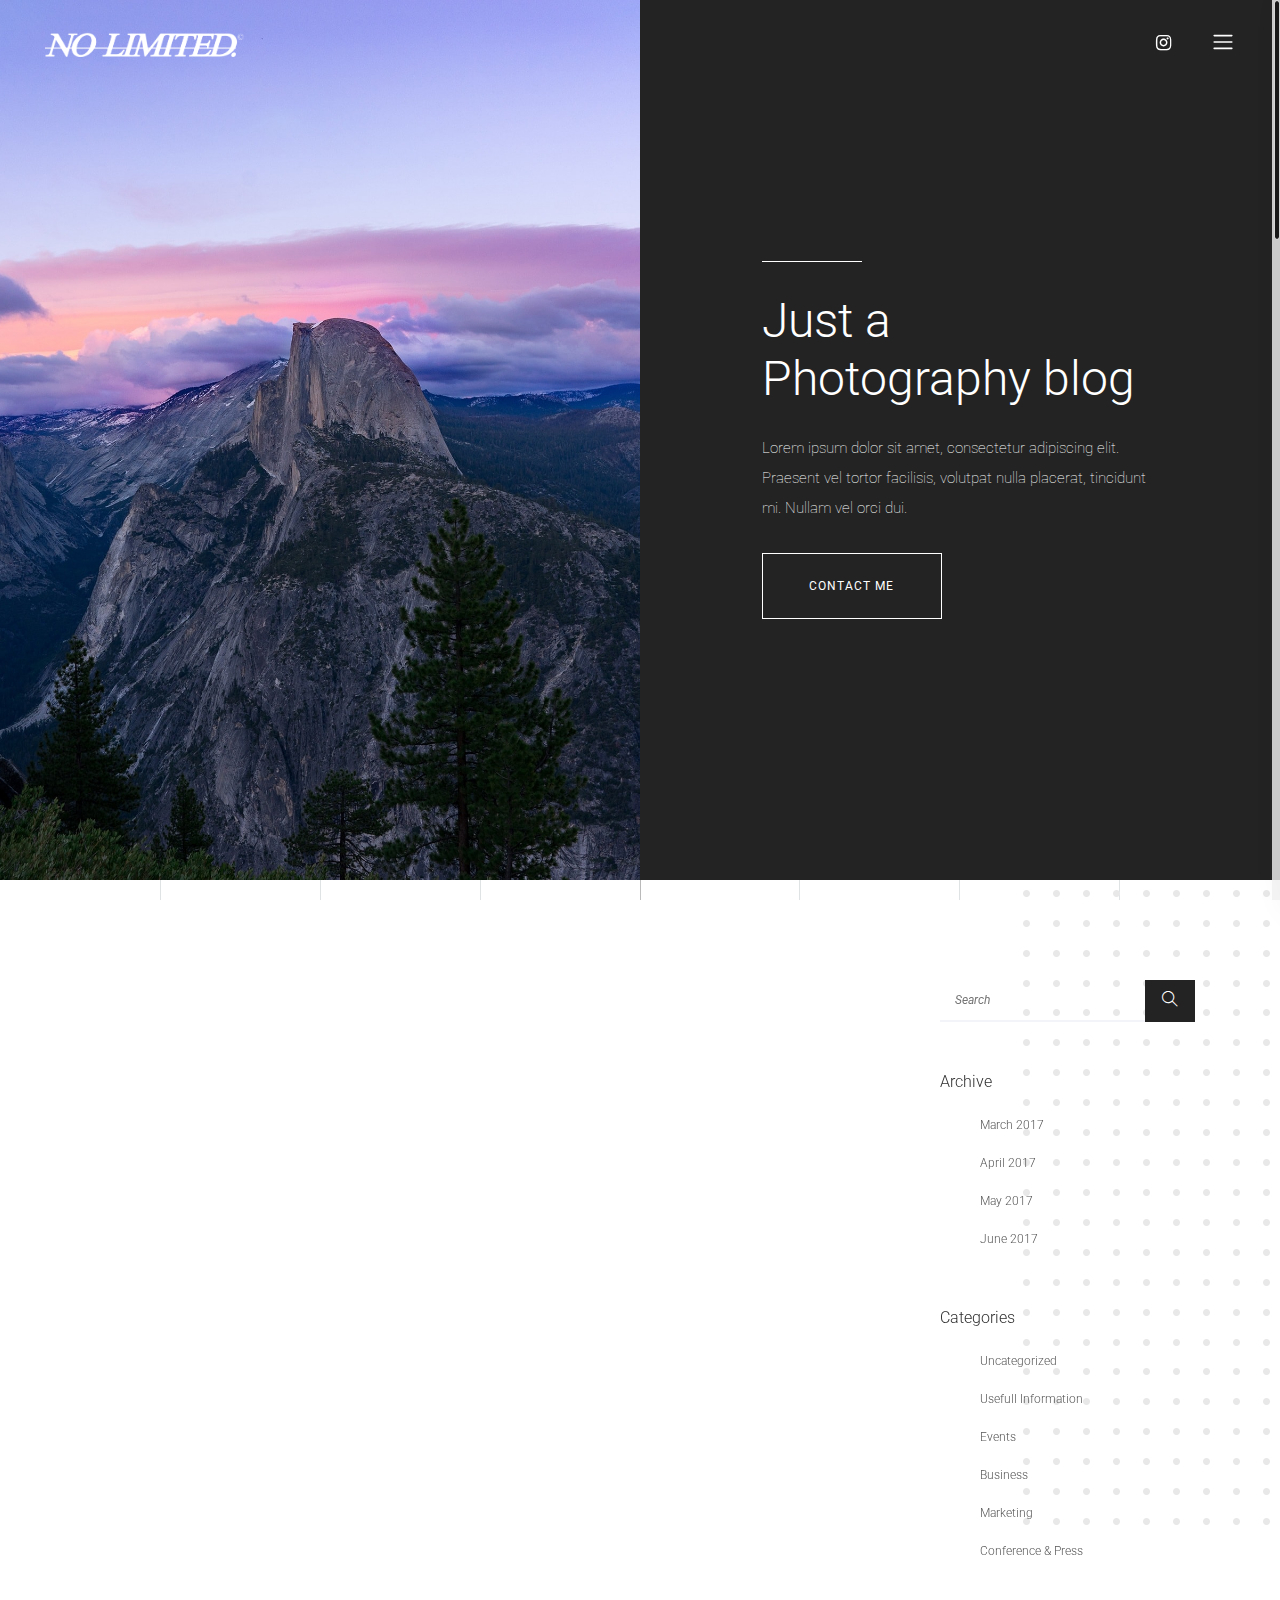
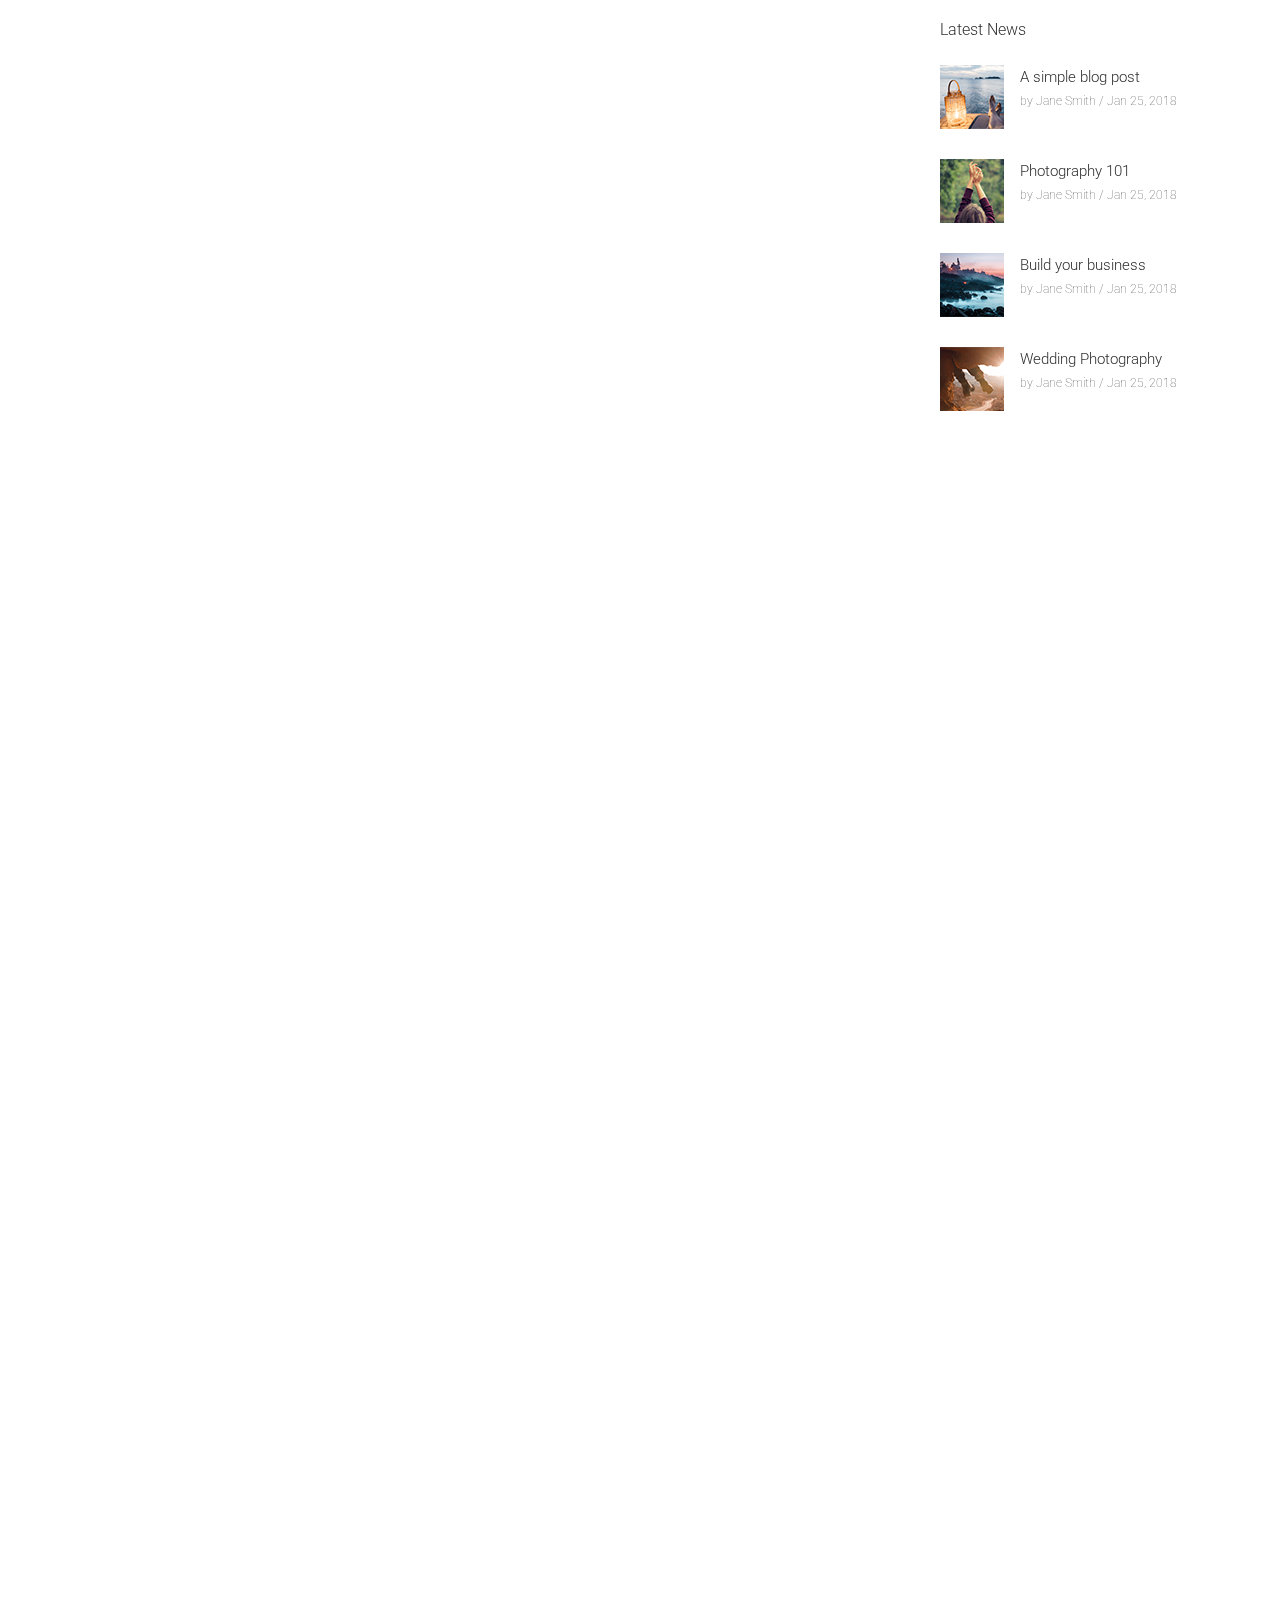
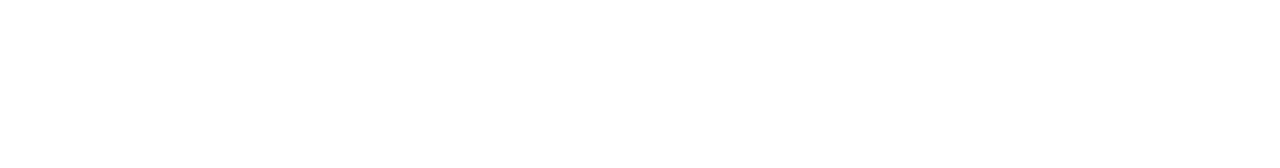
<file: Shop.html>
<!DOCTYPE html>
<html lang="en">

<head>
    <meta charset="UTF-8">
    <meta name="description" content="">
    <meta http-equiv="X-UA-Compatible" content="IE=edge">
    <meta name="viewport" content="width=device-width, initial-scale=1, shrink-to-fit=no">
    <!-- The above 4 meta tags *must* come first in the head; any other head content must come *after* these tags -->

    <!-- Title  -->
    <title>No Limited.</title>

    <!-- Favicon  -->
    <link rel="icon" href="img/core-img/favicon.png">

    <!-- Style CSS -->
    <link rel="stylesheet" href="style.css">

</head>

<body>
    <!-- Preloader Start -->
    <div id="preloader">
        <div class="preload-content">
            <div id="sonar-load"></div>
        </div>
    </div>
    <!-- Preloader End -->

    <!-- Grids -->
    <div class="grids d-flex justify-content-between">
        <div class="grid1"></div>
        <div class="grid2"></div>
        <div class="grid3"></div>
        <div class="grid4"></div>
        <div class="grid5"></div>
        <div class="grid6"></div>
        <div class="grid7"></div>
        <div class="grid8"></div>
        <div class="grid9"></div>
    </div>

    <!-- ***** Main Menu Area Start ***** -->
    <div class="mainMenu d-flex align-items-center justify-content-between">
        <!-- Close Icon -->
        <div class="closeIcon">
            <i class="ti-close" aria-hidden="true"></i>
        </div>
        <!-- Logo Area -->
        <div class="logo-area">
            <a href="index.html"><a href="index.html"><img src="img/core-img/logo.png" width="200" height="20"></a>
        </div>
        <!-- Nav -->
        <div class="sonarNav">
            <nav>
                <ul>
                    <li class="nav-item active">
                        <a class="nav-link" href="index.html">Home</a>
                    </li>
                    <li class="nav-item">
                        <a class="nav-link" href="About-us.html">About Us</a>
                    </li>
                    <li class="nav-item">
                        <a class="nav-link" href="Respondent.html">Respondent</a>
                    </li>
                    <li class="nav-item">
                        <a class="nav-link" href="Shop.html">Shop</a>
                    </li>
                    <li class="nav-item">
                        <a class="nav-link" href="Photos.html">Photos</a>
                    </li>
                </ul>
            </nav>
        </div>
        <!-- Copwrite Text -->
        <div class="copywrite-text">
            <p><!-- Link back to Colorlib can't be removed. Template is licensed under CC BY 3.0. -->
<!-- Link back to Colorlib can't be removed. Template is licensed under CC BY 3.0. -->
</p>
        </div>
    </div>
    <!-- ***** Main Menu Area End ***** -->

    <!-- ***** Header Area Start ***** -->
    <header class="header-area">
        <div class="container-fluid">
            <div class="row">
                <div class="col-12">
                    <div class="menu-area d-flex justify-content-between">
                        <!-- Logo Area  -->
                        <div class="logo-area">
                            <a href="index.html"><img src="img/core-img/logo.png" width="200" height="20"></a>

                        </div>

                        <div class="menu-content-area d-flex align-items-center">
                            <!-- Header Social Area -->
                            <div class="header-social-area d-flex align-items-center">
                                <a href="https://www.instagram.com/no1imited/?igsh=bWl3c3d6eWQxMmZ6#" data-toggle="tooltip" data-placement="bottom" title="Instagram" target="_blank">
        <i class="fa fa-instagram" aria-hidden="true"></i>

                                </a>
                                </div>
                            <!-- Menu Icon -->
                            <span class="navbar-toggler-icon" id="menuIcon"></span>
                        </div>
                    </div>
                </div>
            </div>
        </div>
    </header>
    <!-- ***** Header Area End ***** -->

    <!-- ***** Hero Area Start ***** -->
    <div class="hero-area d-flex align-items-center">
       
        <!-- Hero Thumbnail -->
        <div class="hero-thumbnail equalize bg-img" style="background-image: url(img/bg-img/blog.jpg);"></div>
        
        <!-- Hero Content -->
        <div class="hero-content equalize">
            <div class="container-fluid h-100">
                <div class="row h-100 align-items-center justify-content-center">
                    <div class="col-12 col-md-8">
                        <div class="line"></div>
                        <h2>Just a Photography blog</h2>
                        <p>Lorem ipsum dolor sit amet, consectetur adipiscing elit. Praesent vel tortor facilisis, volutpat nulla placerat, tincidunt mi. Nullam vel orci dui.</p>
                        <a href="#" class="btn sonar-btn white-btn">contact me</a>
                    </div>
                </div>
            </div>
        </div>
    </div>
    <!-- ***** Hero Area End ***** -->

    <!-- ***** Blog Area Start ***** -->
    <section class="sonar-blog-area section-padding-100">
        <!-- back end content -->
        <div class="backEnd-content">
            <img class="dots" src="img/core-img/dots.png" alt="">
        </div>

        <div class="container">
            <div class="row">
                <div class="col-12 col-md-9">

                    <!-- Single Blog Area -->
                    <div class="single-blog-area mb-100 wow fadeInUp" data-wow-delay="300ms">
                        <!-- Post Thumbnail -->
                        <div class="blog-post-thumbnail">
                            <img src="img/blog-img/1.jpg" alt="">
                            <!-- Post Date -->
                            <div class="post-date">
                                <a href="#">Feb 12 '18</a>
                            </div>
                        </div>
                        <!-- Post Content -->
                        <div class="post-content">
                            <a href="#" class="headline">A short guide to Wedding Photograpy</a>
                            <div class="post-meta">
                                <a href="#" class="comments">By Mick Smith</a> | <a href="#" class="comments">2 Comments</a>
                            </div>
                            <p>Lorem ipsum dolor sit amet, consectetur adipiscing elit. Praesent vel tortor facilisis, volutpat nulla placerat, tincidunt mi. Nullam vel orci dui. Lorem ipsum dolor sit amet, consectetur adipiscing elit. Praesent vel tortor facilisis, volutpat nulla placerat, tincidunt mi. Nullam vel orci dui.</p>
                        </div>
                    </div>

                    <!-- Single Blog Area -->
                    <div class="single-blog-area mb-100 wow fadeInUp" data-wow-delay="600ms">
                        <!-- Post Thumbnail -->
                        <div class="blog-post-thumbnail">
                            <img src="img/blog-img/2.jpg" alt="">
                            <!-- Post Date -->
                            <div class="post-date">
                                <a href="#">Feb 12 '18</a>
                            </div>
                        </div>
                        <!-- Post Content -->
                        <div class="post-content">
                            <a href="#" class="headline">10 tips for Fashion Photography</a>
                            <div class="post-meta">
                                <a href="#" class="comments">By Mick Smith</a> | <a href="#" class="comments">2 Comments</a>
                            </div>
                            <p>Lorem ipsum dolor sit amet, consectetur adipiscing elit. Praesent vel tortor facilisis, volutpat nulla placerat, tincidunt mi. Nullam vel orci dui. Lorem ipsum dolor sit amet, consectetur adipiscing elit. Praesent vel tortor facilisis, volutpat nulla placerat, tincidunt mi. Nullam vel orci dui.</p>
                        </div>
                    </div>

                    <!-- Single Blog Area -->
                    <div class="single-blog-area mb-100 wow fadeInUp" data-wow-delay="900ms">
                        <!-- Post Thumbnail -->
                        <div class="blog-post-thumbnail">
                            <img src="img/blog-img/3.jpg" alt="">
                            <!-- Post Date -->
                            <div class="post-date">
                                <a href="#">Feb 12 '18</a>
                            </div>
                        </div>
                        <!-- Post Content -->
                        <div class="post-content">
                            <a href="#" class="headline">Babies and Photography</a>
                            <div class="post-meta">
                                <a href="#" class="comments">By Mick Smith</a> | <a href="#" class="comments">2 Comments</a>
                            </div>
                            <p>Lorem ipsum dolor sit amet, consectetur adipiscing elit. Praesent vel tortor facilisis, volutpat nulla placerat, tincidunt mi. Nullam vel orci dui. Lorem ipsum dolor sit amet, consectetur adipiscing elit. Praesent vel tortor facilisis, volutpat nulla placerat, tincidunt mi. Nullam vel orci dui.</p>
                        </div>
                    </div>
                </div>

                <div class="col-12 col-md-3">
                    <div class="sonar-blog-sidebar-area">

                        <!-- Search Widget -->
                        <div class="search-widget-area mb-50">
                            <form action="#" method="get">
                                <input type="search" placeholder="Search">
                                <button type="submit"><i class="ti-search"></i></button>
                            </form>
                        </div>

                        <!-- Archive Widget -->
                        <div class="sonar-catagories-widget-area mb-50">
                            <h6>Archive</h6>
                            <ul class="catagories-menu">
                                <li><a href="#">March 2017</a></li>
                                <li><a href="#">April 2017</a></li>
                                <li><a href="#">May 2017</a></li>
                                <li><a href="#">June 2017</a></li>
                            </ul>
                        </div>

                        <!-- Catagories Widget -->
                        <div class="sonar-catagories-widget-area mb-50">
                            <h6>Categories</h6>
                            <ul class="catagories-menu">
                                <li><a href="#">Uncategorized</a></li>
                                <li><a href="#">Usefull Information</a></li>
                                <li><a href="#">Events</a></li>
                                <li><a href="#">Business</a></li>
                                <li><a href="#">Marketing</a></li>
                                <li><a href="#">Conference &amp; Press</a></li>
                            </ul>
                        </div>

                        <!-- Latest News -->
                        <div class="latest-news-widget-area mb-50">
                            <h6>Latest News</h6>
                            <div class="widget-blog-post">
                                <!-- Single Blog Post -->
                                <div class="widget-single-blog-post d-flex align-items-start">
                                    <div class="widget-post-thumbnail pr-3">
                                        <img src="img/blog-img/lp1.png" alt="">
                                    </div>
                                    <div class="widget-post-content">
                                        <a href="#">A simple blog post</a>
                                        <p>by Jane Smith / Jan 25, 2018</p>
                                    </div>
                                </div>
                                <!-- Single Blog Post -->
                                <div class="widget-single-blog-post d-flex align-items-start">
                                    <div class="widget-post-thumbnail pr-3">
                                        <img src="img/blog-img/lp2.png" alt="">
                                    </div>
                                    <div class="widget-post-content">
                                        <a href="#">Photography 101</a>
                                        <p>by Jane Smith / Jan 25, 2018</p>
                                    </div>
                                </div>
                                <!-- Single Blog Post -->
                                <div class="widget-single-blog-post d-flex align-items-start">
                                    <div class="widget-post-thumbnail pr-3">
                                        <img src="img/blog-img/lp3.png" alt="">
                                    </div>
                                    <div class="widget-post-content">
                                        <a href="#">Build your business</a>
                                        <p>by Jane Smith / Jan 25, 2018</p>
                                    </div>
                                </div>
                                <!-- Single Blog Post -->
                                <div class="widget-single-blog-post d-flex align-items-start">
                                    <div class="widget-post-thumbnail pr-3">
                                        <img src="img/blog-img/lp4.png" alt="">
                                    </div>
                                    <div class="widget-post-content">
                                        <a href="#">Wedding Photography</a>
                                        <p>by Jane Smith / Jan 25, 2018</p>
                                    </div>
                                </div>
                            </div>
                        </div>

                    </div>
                </div>
            </div>

            <div class="row">
                <div class="col-12 text-center wow fadeInUp" data-wow-delay="500ms">
                    <a href="#" class="btn sonar-btn">Load More</a>
                </div>
            </div>
        </div>
    </section>
    <!-- ***** Blog Area End ***** -->


    <!-- jQuery (Necessary for All JavaScript Plugins) -->
    <script src="js/jquery/jquery-2.2.4.min.js"></script>
    <!-- Popper js -->
    <script src="js/popper.min.js"></script>
    <!-- Bootstrap js -->
    <script src="js/bootstrap.min.js"></script>
    <!-- Plugins js -->
    <script src="js/plugins.js"></script>
    <!-- Active js -->
    <script src="js/active.js"></script>

</body>

</html>
</file>
<file: style.css>
/* [ -- Master Stylesheet -- ] */
/* ----------------------------------------------------------
:: Template Name: Sonar - Photography Template
:: Author: Colorlib
:: Author URL: https://colorlib.com
:: Version: 1.0
:: Created: March 09, 2018
:: Last Updated: March 09, 2018
---------------------------------------------------------- */
/* Variables */
/* mixin */
/* :: Import Fonts */
@import url("https://fonts.googleapis.com/css?family=Roboto:100,300,400,500,700");
/* :: Import All CSS */
@import url(css/bootstrap.min.css);
@import url(css/animate.css);
@import url(css/owl.carousel.css);
@import url(css/magnific-popup.css);
@import url(css/font-awesome.min.css);
@import url(css/themify-icons.css);
/* :: Base CSS */
* {
  margin: 0;
  padding: 0; }

body {
  font-family: "Roboto", sans-serif; }

h1,
h2,
h3,
h4,
h5,
h6 {
  color: #2f2f2f;
  font-weight: 300; }

p {
  color: #565656;
  font-size: 15px;
  line-height: 2;
  font-weight: 100; }

a {
  -webkit-transition-duration: 500ms;
  transition-duration: 500ms;
  text-decoration: none;
  outline: none;
  font-size: 14px;
  font-weight: 700; }
  a:hover, a:focus {
    -webkit-transition-duration: 500ms;
    transition-duration: 500ms;
    text-decoration: none;
    outline: none;
    font-size: 12px;
    font-weight: 400; }

#preloader {
  display: -webkit-box;
  display: -ms-flexbox;
  display: flex;
  -webkit-box-align: center;
  -ms-flex-align: center;
  -ms-grid-row-align: center;
  align-items: center;
  -webkit-box-pack: center;
  -ms-flex-pack: center;
  justify-content: center;
  background-color: #232323;
  position: fixed;
  width: 100%;
  height: 100%;
  z-index: 1000000; }

#sonar-load {
  width: 70px;
  height: 70px;
  border-radius: 50%;
  border: 3px;
  border-style: solid;
  border-color: transparent;
  border-top-color: #f8f5f5;
  -webkit-animation: sonar 2400ms linear infinite;
  animation: sonar 2400ms linear infinite;
  z-index: 999; }
  #sonar-load:before {
    content: "";
    position: absolute;
    top: 7.5px;
    left: 7.5px;
    right: 7.5px;
    bottom: 7.5px;
    border-radius: 50%;
    border: 3px;
    border-style: solid;
    border-color: transparent;
    border-top-color: #f8f5f5;
    -webkit-animation: sonar 2700ms linear infinite;
    animation: sonar 2700ms linear infinite; }
  #sonar-load:after {
    content: "";
    position: absolute;
    top: 20px;
    left: 20px;
    right: 20px;
    bottom: 20px;
    border-radius: 50%;
    border: 3px;
    border-style: solid;
    border-color: transparent;
    border-top-color: #f8f5f5;
    -webkit-animation: sonar 1800ms linear infinite;
    animation: sonar 1800ms linear infinite; }

@-webkit-keyframes sonar {
  0% {
    -webkit-transform: rotate(0deg);
    transform: rotate(0deg); }
  100% {
    -webkit-transform: rotate(360deg);
    transform: rotate(360deg); } }
@keyframes sonar {
  0% {
    -webkit-transform: rotate(0deg);
    transform: rotate(0deg); }
  100% {
    -webkit-transform: rotate(360deg);
    transform: rotate(360deg); } }
ul,
ol {
  margin: 0; }
  ul li,
  ol li {
    list-style: none; }

img {
  height: auto;
  max-width: 100%; }

.sonar-table {
  display: table;
  z-index: 9;
  position: absolute;
  width: 100%;
  height: 100%;
  margin: 0; }

.sonar-table-cell {
  display: table-cell;
  vertical-align: middle; }

.mt-15 {
  margin-top: 15px; }

.mt-30 {
  margin-top: 30px; }

.mt-50 {
  margin-top: 50px; }

.mt-70 {
  margin-top: 70px; }

.mt-100 {
  margin-top: 100px; }

.mb-15 {
  margin-bottom: 15px; }

.mb-30 {
  margin-bottom: 30px; }

.mb-50 {
  margin-bottom: 50px; }

.ml-15 {
  margin-left: 15px; }

.ml-30 {
  margin-left: 30px; }

.mr-15 {
  margin-right: 15px; }

.mr-30 {
  margin-right: 30px; }

.mb-70 {
  margin-bottom: 70px; }

.mb-100 {
  margin-bottom: 100px; }

.mt-230 {
  margin-top: 230px; }
  @media only screen and (max-width: 767px) {
    .mt-230 {
      margin-top: 100px; } }

.bg-img {
  background-position: center center;
  background-size: cover;
  background-repeat: no-repeat; }

.bg-transparent {
  background-color: transparent; }

.font-bold {
  font-weight: 700; }

.font-light {
  font-weight: 300; }

.height-500 {
  height: 500px !important; }

.height-600 {
  height: 600px !important; }

.height-700 {
  height: 700px !important; }

.height-800 {
  height: 800px !important; }

.mfp-wrap {
  z-index: 100000; }

.mfp-image-holder .mfp-close,
.mfp-iframe-holder .mfp-close {
  color: #ffffff;
  right: -30px;
  padding-right: 0;
  width: 30px;
  height: 30px;
  line-height: 25px;
  text-align: center;
  border: 2px solid #ffffff;
  border-radius: 50%;
  top: 10px; }

#scrollUp {
  background-color: #232323;
  border-radius: 50%;
  bottom: 60px;
  right: 60px;
  box-shadow: 0 2px 6px 0 rgba(0, 0, 0, 0.3);
  color: #ffffff;
  font-size: 30px;
  height: 70px;
  text-align: center;
  width: 70px;
  line-height: 66px;
  -webkit-transition-duration: 500ms;
  transition-duration: 500ms; }
  #scrollUp:hover {
    background-color: #192a56; }
  @media only screen and (min-width: 768px) and (max-width: 991px) {
    #scrollUp {
      bottom: 30px;
      right: 30px;
      height: 50px;
      width: 50px;
      line-height: 46px; } }
  @media only screen and (max-width: 767px) {
    #scrollUp {
      bottom: 30px;
      right: 30px;
      height: 50px;
      width: 50px;
      line-height: 46px; } }

.section-padding-100 {
  padding: 100px 0; }

.section-padding-50 {
  padding: 50px 0; }

.section-padding-50-0 {
  padding: 50px 0 0 0; }

.section-padding-100-70 {
  padding: 100px 0 70px; }

.section-padding-100-50 {
  padding: 100px 0 50px; }

.section-padding-100-0 {
  padding: 100px 0 0; }

.section-padding-0-100 {
  padding: 0 0 100px; }

.section-padding-100-20 {
  padding: 100px 0 20px 0; }

.bg-gray {
  background-color: #f8f5f5; }

.nicescroll-rails {
  z-index: 999999 !important; }

.section-heading {
  text-align: center;
  margin-bottom: 80px;
  position: relative;
  z-index: 1; }
  .section-heading .line {
    width: 100px;
    height: 1px;
    background-color: #232323;
    margin-bottom: 30px;
    display: block; }
  .section-heading h2 {
    font-size: 48px;
    margin-bottom: 0;
    font-weight: 100;
    line-height: 1.5; }
    .section-heading h2 span {
      font-weight: 400; }
    @media only screen and (min-width: 768px) and (max-width: 991px) {
      .section-heading h2 {
        font-size: 36px; } }
    @media only screen and (max-width: 767px) {
      .section-heading h2 {
        font-size: 30px; } }

.sonar-btn {
  position: relative;
  z-index: 1;
  min-width: 180px;
  height: 66px;
  border: 1px solid;
  border-color: #2f2f2f;
  text-transform: uppercase;
  color: #2f2f2f;
  font-size: 12px;
  letter-spacing: 1px;
  border-radius: 0;
  line-height: 64px;
  padding: 0;
  background-color: #ffffff; }
  .sonar-btn:hover, .sonar-btn:focus {
    background-color: #2f2f2f;
    font-size: 12px;
    color: #ffffff; }
  .sonar-btn.white-btn {
    border-color: #ffffff;
    color: #ffffff;
    background-color: transparent; }
    .sonar-btn.white-btn:hover, .sonar-btn.white-btn:focus {
      background-color: #ffffff;
      color: #2f2f2f; }
  .sonar-btn.btn-2 {
    background-color: #2f2f2f;
    font-size: 12px;
    color: #ffffff; }
  .sonar-btn.btn-3 {
    background-color: #232323;
    color: #ffffff; }
    .sonar-btn.btn-3::before {
      position: absolute;
      width: 100%;
      height: 100%;
      background-color: transparent;
      border: 1px solid;
      border-color: #232323;
      right: -6px;
      bottom: -6px;
      content: '';
      z-index: -100; }
    .sonar-btn.btn-3:hover, .sonar-btn.btn-3:focus {
      background-color: #232323;
      color: #ffffff; }

.bg-overlay {
  position: relative;
  z-index: 1; }
  .bg-overlay::after {
    position: absolute;
    z-index: -1;
    top: 0;
    left: 0;
    width: 100%;
    height: 100%;
    background-color: #2f2f2f;
    opacity: 0.85;
    content: ''; }

.bg-overlay-black {
  position: relative;
  z-index: 1; }
  .bg-overlay-black::after {
    position: absolute;
    z-index: 1;
    top: 0;
    left: 0;
    width: 100%;
    height: 100%;
    background-color: #000;
    opacity: 0.85;
    content: ''; }

.bg-overlay-white {
  position: relative;
  z-index: 1; }
  .bg-overlay-white::after {
    position: absolute;
    z-index: -2;
    top: 0;
    left: 0;
    width: 100%;
    height: 100%;
    background-color: rgba(230, 241, 255, 0.5);
    content: ''; }

.slide-background-overlay {
  position: relative;
  z-index: 1;
  bottom: 0;
  left: 0;
  width: 100%;
  height: 60%; }
  .slide-background-overlay::after {
    content: '';
    position: absolute;
    height: 60%;
    width: 100%;
    z-index: -1;
    bottom: 0;
    left: 0;
    background: rgba(0, 0, 0, 0.9);
    background: -webkit-linear-gradient(bottom, rgba(0, 0, 0, 0.9) 0%, rgba(0, 0, 0, 0.1) 90%, rgba(0, 0, 0, 0) 100%);
    background: linear-gradient(to top, rgba(0, 0, 0, 0.9) 0%, rgba(0, 0, 0, 0.1) 90%, rgba(0, 0, 0, 0) 100%); }

.grids {
  position: fixed;
  width: 100%;
  height: 100%;
  z-index: -1; }
  .grids div {
    width: 1px;
    height: 100%;
    background-color: #e0e3e4; }
    .grids div:nth-child(5) {
      background-color: #bababa; }
    .grids div:first-child, .grids div:last-child {
      background-color: transparent; }

/* :: Header Area CSS */
.header-area {
  position: fixed;
  z-index: 995;
  top: 0;
  left: 0;
  width: 100%;
  height: auto;
  -webkit-transition-duration: 500ms;
  transition-duration: 500ms;
  background-color: transparent;
  padding: 15px 30px; }
  .header-area .logo-area a {
    color: #ffffff;
    font-size: 36px;
    font-weight: 100; }
    @media only screen and (max-width: 767px) {
      .header-area .logo-area a {
        font-size: 24px; } }
  .header-area .menu-content-area .header-social-area {
    margin-right: 30px; }
    .header-area .menu-content-area .header-social-area a {
      font-size: 18px;
      padding: 0 10px;
      color: #ffffff; }
      @media only screen and (max-width: 767px) {
        .header-area .menu-content-area .header-social-area a {
          padding: 0 5px;
          font-size: 14px; } }
    @media only screen and (max-width: 767px) {
      .header-area .menu-content-area .header-social-area {
        margin-right: 15px; } }
  .header-area.sticky {
    background-color: #232323; }
  @media only screen and (max-width: 767px) {
    .header-area {
      padding: 10px 0; } }

.navbar-toggler-icon {
  background-image: url("data:image/svg+xml;charset=utf8,%3Csvg viewBox='0 0 30 30' xmlns='http://www.w3.org/2000/svg'%3E%3Cpath stroke='rgba(255, 255, 255, 1)' stroke-width='2' stroke-linecap='round' stroke-miterlimit='10' d='M4 7h22M4 15h22M4 23h22'/%3E%3C/svg%3E");
  cursor: pointer; }

.mainMenu {
  position: fixed;
  width: 480px;
  height: 100%;
  top: 0;
  right: -500px;
  background-color: #232323;
  z-index: 99999;
  text-align: center;
  -webkit-box-orient: vertical;
  -webkit-box-direction: normal;
  -ms-flex-direction: column;
  flex-direction: column;
  padding: 50px 15px;
  -webkit-transition-duration: 800ms;
  transition-duration: 800ms;
  box-shadow: 0 0 40px rgba(0, 0, 0, 0.2); }
  .mainMenu .closeIcon {
    position: absolute;
    right: 50px;
    top: 50px;
    z-index: 9;
    color: #ffffff;
    font-size: 20px;
    cursor: pointer;
    -webkit-transition-duration: 750ms;
    transition-duration: 750ms; }
    .mainMenu .closeIcon:hover {
      -webkit-transform: rotate(180deg);
      transform: rotate(180deg); }
    @media only screen and (max-width: 767px) {
      .mainMenu .closeIcon {
        right: 30px;
        top: 30px; } }
  .mainMenu .logo-area a {
    color: #ffffff;
    font-size: 30px;
    display: block;
    font-weight: 100; }
    @media only screen and (max-width: 767px) {
      .mainMenu .logo-area a {
        font-size: 24px; } }
  .mainMenu .copywrite-text p {
    margin-bottom: 0;
    color: #ffffff; }
    @media only screen and (max-width: 767px) {
      .mainMenu .copywrite-text p {
        font-size: 14px; } }
  .mainMenu .copywrite-text a {
    font-weight: 100;
    color: #ffffff; }
    .mainMenu .copywrite-text a:hover, .mainMenu .copywrite-text a:focus {
      font-size: 14px; }
  .mainMenu .nav-link {
    color: #ffffff;
    font-size: 18px;
    position: relative;
    z-index: 1;
    font-weight: 300;
    padding: 12px 15px; }
    @media only screen and (max-width: 767px) {
      .mainMenu .nav-link {
        font-size: 14px;
        padding: 10px; } }
    .mainMenu .nav-link::after {
      content: '';
      bottom: 0;
      width: 30px;
      height: 1px;
      background-color: rgba(255, 255, 255, 0.5);
      left: 50%;
      -webkit-transform: translateX(-50%);
      transform: translateX(-50%);
      position: absolute;
      z-index: 5;
      -webkit-transition-duration: 500ms;
      transition-duration: 500ms; }
    .mainMenu .nav-link:hover::after, .mainMenu .nav-link:focus::after {
      width: 70px;
      background-color: white; }
  @media only screen and (min-width: 992px) and (max-width: 1199px) {
    .mainMenu {
      padding: 30px 15px; } }
  @media only screen and (min-width: 768px) and (max-width: 991px) {
    .mainMenu {
      padding: 30px 15px; } }
  @media only screen and (max-width: 767px) {
    .mainMenu {
      padding: 15px;
      width: 300px; } }

/* :: Menu Open CSS */
.menu-open .mainMenu {
  right: 0; }

/* :: Hero Slides Area CSS */
.hero-slides .single-hero-slide {
  height: 950px;
  position: relative;
  z-index: 1;
  padding: 0 40px 100px;
  -webkit-transition-duration: 800ms;
  transition-duration: 800ms;
  overflow: visible;
  cursor: pointer; }
  .hero-slides .single-hero-slide .hero-slides-content {
    position: relative;
    z-index: 1;
    -webkit-transform: translateY(75%);
    transform: translateY(75%);
    -webkit-transition-duration: 800ms;
    transition-duration: 800ms;
    bottom: 0; }
    .hero-slides .single-hero-slide .hero-slides-content .line {
      width: 100px;
      height: 1px;
      background-color: #ffffff;
      margin-bottom: 30px;
      display: block; }
    .hero-slides .single-hero-slide .hero-slides-content h2 {
      color: #ffffff;
      font-weight: 100; }
    .hero-slides .single-hero-slide .hero-slides-content p {
      color: #ffffff;
      margin-bottom: 0;
      -webkit-transition-duration: 500ms;
      transition-duration: 500ms;
      margin-top: 140px; }
  .hero-slides .single-hero-slide:hover .hero-slides-content {
    -webkit-transform: translateY(0%);
    transform: translateY(0%); }
  .hero-slides .single-hero-slide:hover p {
    margin-top: 40px; }
  @media only screen and (min-width: 992px) and (max-width: 1199px) {
    .hero-slides .single-hero-slide {
      height: 800px; } }
  @media only screen and (min-width: 768px) and (max-width: 991px) {
    .hero-slides .single-hero-slide {
      height: 700px; } }
  @media only screen and (max-width: 767px) {
    .hero-slides .single-hero-slide {
      height: 550px; } }
.hero-slides .owl-dots {
  position: absolute;
  left: 50px;
  bottom: 50px; }
  .hero-slides .owl-dots .owl-dot {
    width: 8px;
    height: 8px;
    border: 1px solid #6a6a67;
    margin: 0 5px;
    border-radius: 50%;
    display: inline-block; }
    .hero-slides .owl-dots .owl-dot.active {
      border: 1px solid #ffffff;
      background-color: #ffffff; }

/* :: Portfolio Area CSS */
.portfolio-area {
  overflow-x: hidden; }
  .portfolio-area .portfolio-title h2 {
    font-size: 56px;
    text-align: center;
    font-weight: 100; }
    .portfolio-area .portfolio-title h2 span {
      font-weight: 400; }
    @media only screen and (min-width: 768px) and (max-width: 991px) {
      .portfolio-area .portfolio-title h2 {
        font-size: 36px; } }
    @media only screen and (max-width: 767px) {
      .portfolio-area .portfolio-title h2 {
        font-size: 30px; } }

.single-portfolio-item {
  position: relative;
  z-index: 1; }
  .single-portfolio-item .backend-content .dots {
    position: absolute;
    z-index: -1;
    top: -100px;
    left: -150px; }
  .single-portfolio-item .backend-content h2 {
    position: absolute;
    font-size: 230px;
    color: #f0f0f0;
    z-index: -10;
    top: -170px;
    right: 40%; }
    @media only screen and (min-width: 992px) and (max-width: 1199px) {
      .single-portfolio-item .backend-content h2 {
        font-size: 170px;
        top: -120px; } }
    @media only screen and (min-width: 768px) and (max-width: 991px) {
      .single-portfolio-item .backend-content h2 {
        font-size: 80px;
        top: -50px; } }
    @media only screen and (max-width: 767px) {
      .single-portfolio-item .backend-content h2 {
        font-size: 80px;
        top: -50px; } }
  .single-portfolio-item .portfolio-meta {
    padding-top: 30px; }
    .single-portfolio-item .portfolio-meta p {
      font-weight: 500;
      font-size: 14px;
      margin-bottom: 5px; }
    .single-portfolio-item .portfolio-meta h2 {
      font-size: 30px; }
      @media only screen and (max-width: 767px) {
        .single-portfolio-item .portfolio-meta h2 {
          font-size: 24px; } }
  .single-portfolio-item.portfolio-item-2 .backend-content .dots {
    position: absolute;
    z-index: -1;
    top: 0;
    left: auto;
    right: -150px; }
  .single-portfolio-item.portfolio-item-3 .backend-content .dots {
    top: 0;
    left: -200px;
    right: auto;
    -webkit-transform: rotate(90deg);
    transform: rotate(90deg); }
  .single-portfolio-item.portfolio-item-3 .backend-content h2 {
    top: -180px;
    left: 30%;
    right: auto; }
    @media only screen and (min-width: 992px) and (max-width: 1199px) {
      .single-portfolio-item.portfolio-item-3 .backend-content h2 {
        top: -130px; } }
    @media only screen and (min-width: 768px) and (max-width: 991px) {
      .single-portfolio-item.portfolio-item-3 .backend-content h2 {
        top: -90px;
        font-size: 100px; } }
    @media only screen and (max-width: 767px) {
      .single-portfolio-item.portfolio-item-3 .backend-content h2 {
        top: -70px; } }
  @media only screen and (max-width: 767px) {
    .single-portfolio-item.portfolio-item-3 {
      margin-bottom: 100px; } }
  .single-portfolio-item.portfolio-item-4 {
    top: -220px; }
    .single-portfolio-item.portfolio-item-4 .backend-content .dots {
      top: auto;
      bottom: -130px;
      left: 70%;
      right: auto;
      -webkit-transform: rotate(90deg);
      transform: rotate(90deg); }
    @media only screen and (max-width: 767px) {
      .single-portfolio-item.portfolio-item-4 {
        top: 0;
        margin-bottom: 100px; } }
  .single-portfolio-item.portfolio-item-5 {
    top: -450px;
    height: 0; }
    @media only screen and (max-width: 767px) {
      .single-portfolio-item.portfolio-item-5 {
        top: 0;
        height: auto;
        margin-bottom: 100px; } }
    @media only screen and (min-width: 768px) and (max-width: 991px) {
      .single-portfolio-item.portfolio-item-5 {
        top: -230px; } }
  .single-portfolio-item.portfolio-item-6 {
    top: 0;
    height: 0; }
    @media only screen and (max-width: 767px) {
      .single-portfolio-item.portfolio-item-6 {
        height: auto;
        margin-bottom: 100px; } }
  .single-portfolio-item.portfolio-item-7 {
    margin-top: 50px; }
    .single-portfolio-item.portfolio-item-7 .backend-content .dots {
      position: absolute;
      z-index: -1;
      top: auto;
      bottom: 0;
      left: auto;
      right: -150px; }
    .single-portfolio-item.portfolio-item-7 .backend-content h2 {
      top: -180px;
      left: 30%;
      right: auto; }
      @media only screen and (min-width: 992px) and (max-width: 1199px) {
        .single-portfolio-item.portfolio-item-7 .backend-content h2 {
          top: -100px; } }
      @media only screen and (max-width: 767px) {
        .single-portfolio-item.portfolio-item-7 .backend-content h2 {
          top: -60px; } }

/* :: Call to Action Area CSS */
.call-to-action-content {
  text-align: center; }
  .call-to-action-content h2 {
    font-weight: 100;
    font-size: 72px;
    margin-bottom: 15px; }
    @media only screen and (min-width: 992px) and (max-width: 1199px) {
      .call-to-action-content h2 {
        font-size: 55px; } }
    @media only screen and (min-width: 768px) and (max-width: 991px) {
      .call-to-action-content h2 {
        font-size: 36px; } }
    @media only screen and (max-width: 767px) {
      .call-to-action-content h2 {
        font-size: 30px; } }
  .call-to-action-content h5 {
    font-size: 48px;
    margin-bottom: 0; }
    @media only screen and (min-width: 768px) and (max-width: 991px) {
      .call-to-action-content h5 {
        font-size: 30px; } }
    @media only screen and (max-width: 767px) {
      .call-to-action-content h5 {
        font-size: 24px; } }

.sonar-call-to-action-area {
  position: relative;
  z-index: 1;
  overflow: hidden; }
  .sonar-call-to-action-area .backEnd-content h2 {
    position: absolute;
    font-size: 230px;
    color: #f0f0f0;
    z-index: -1;
    top: -30px;
    left: -3%; }
    @media only screen and (min-width: 992px) and (max-width: 1199px) {
      .sonar-call-to-action-area .backEnd-content h2 {
        font-size: 170px;
        top: 0; } }
    @media only screen and (min-width: 768px) and (max-width: 991px) {
      .sonar-call-to-action-area .backEnd-content h2 {
        font-size: 150px;
        top: 0; } }
    @media only screen and (max-width: 767px) {
      .sonar-call-to-action-area .backEnd-content h2 {
        font-size: 100px; } }

/* :: Footer CSS */
.footer-area {
  position: relative;
  z-index: 1;
  overflow: hidden; }
  .footer-area .copywrite-text {
    padding: 30px;
    text-align: center; }
    .footer-area .copywrite-text p {
      font-weight: 300;
      margin-bottom: 0; }
    .footer-area .copywrite-text a {
      color: #565656;
      font-weight: 300;
      font-size: 15px; }
      .footer-area .copywrite-text a:hover, .footer-area .copywrite-text a:focus {
        font-size: 15px; }
  .footer-area .backEnd-content .dots {
    position: absolute;
    right: -50px;
    top: 0;
    z-index: -1; }
  .footer-area .backEnd-content h2 {
    position: absolute;
    font-size: 230px;
    color: #f0f0f0;
    z-index: -1;
    top: -50px;
    left: -50px; }
    @media only screen and (min-width: 992px) and (max-width: 1199px) {
      .footer-area .backEnd-content h2 {
        font-size: 170px; } }
    @media only screen and (min-width: 768px) and (max-width: 991px) {
      .footer-area .backEnd-content h2 {
        font-size: 120px;
        top: 0; } }
    @media only screen and (max-width: 767px) {
      .footer-area .backEnd-content h2 {
        font-size: 80px;
        top: 0;
        left: -30px; } }

/* :: Hero Area CSS */
.hero-area {
  background-color: #232323;
  position: relative;
  z-index: 1;
  overflow: hidden;
  -ms-flex-wrap: wrap;
  flex-wrap: wrap; }
  .hero-area .backEnd-content .dots {
    position: absolute;
    right: -200px;
    top: 50%;
    z-index: -2;
    opacity: 0.1;
    -webkit-transform: translateY(-50%);
    transform: translateY(-50%); }
  .hero-area .hero-thumbnail,
  .hero-area .hero-content {
    -webkit-box-flex: 0;
    -ms-flex: 0 0 50%;
    flex: 0 0 50%;
    min-width: 50%;
    position: relative;
    z-index: 1; }
    @media only screen and (max-width: 767px) {
      .hero-area .hero-thumbnail,
      .hero-area .hero-content {
        -webkit-box-flex: 0;
        -ms-flex: 0 0 100%;
        flex: 0 0 100%;
        min-width: 100%; } }
  .hero-area .hero-content {
    height: 880px;
    padding: 100px 0; }
    .hero-area .hero-content .line {
      width: 100px;
      height: 1px;
      background-color: #ffffff;
      margin-bottom: 30px;
      display: block; }
    .hero-area .hero-content h2 {
      color: #ffffff;
      font-size: 48px;
      margin-bottom: 25px; }
      @media only screen and (min-width: 992px) and (max-width: 1199px) {
        .hero-area .hero-content h2 {
          font-size: 40px; } }
      @media only screen and (min-width: 768px) and (max-width: 991px) {
        .hero-area .hero-content h2 {
          font-size: 30px; } }
      @media only screen and (max-width: 767px) {
        .hero-area .hero-content h2 {
          font-size: 30px; } }
    .hero-area .hero-content p {
      color: #ffffff;
      margin-bottom: 30px; }
    .hero-area .hero-content.aboutUs {
      height: 1100px; }
      @media only screen and (max-width: 767px) {
        .hero-area .hero-content.aboutUs {
          height: auto; } }
    @media only screen and (max-width: 767px) {
      .hero-area .hero-content {
        height: auto; } }
  .hero-area .hero-thumbnail.aboutUs::before {
    position: absolute;
    width: 100%;
    height: 100px;
    bottom: 0;
    left: 0;
    background-color: #ffffff;
    content: '';
    z-index: 1; }
    @media only screen and (max-width: 767px) {
      .hero-area .hero-thumbnail.aboutUs::before {
        display: none; } }
  @media only screen and (max-width: 767px) {
    .hero-area .hero-thumbnail {
      height: 400px; } }

/* :: Service Area CSS */
.single-services-area {
  position: relative;
  z-index: 1;
  margin-bottom: 50px; }
  .single-services-area img {
    margin-bottom: 20px; }
  .single-services-area h4 {
    font-size: 28px;
    margin-bottom: 40px; }
  .single-services-area p {
    margin-bottom: 0; }

/* :: Testimonials Area CSS */
.sonar-testimonials-area {
  position: relative;
  z-index: 1;
  padding: 70px 0;
  margin: 0 50px; }
  .sonar-testimonials-area::before {
    position: absolute;
    width: 20%;
    height: 100%;
    left: 0;
    top: 0;
    background-color: #ffffff;
    content: ''; }
  .sonar-testimonials-area .testimonial-content {
    padding: 100px 80px 100px 200px;
    position: relative;
    z-index: 1;
    left: -15px;
    box-shadow: -10px 10px 40px rgba(0, 0, 0, 0.15); }
    @media only screen and (min-width: 992px) and (max-width: 1199px) {
      .sonar-testimonials-area .testimonial-content {
        padding: 100px 80px 100px 130px; } }
    @media only screen and (max-width: 767px) {
      .sonar-testimonials-area .testimonial-content {
        padding: 50px 15px 50px 15px; } }
  .sonar-testimonials-area .single-tes-slide p {
    margin-bottom: 40px;
    font-style: italic; }
  .sonar-testimonials-area .single-tes-slide h6 {
    margin-bottom: 0;
    font-style: italic; }
  .sonar-testimonials-area .owl-dots {
    position: absolute;
    top: 0;
    left: -100px;
    z-index: 10;
    -webkit-transform: translateY(-50%);
    transform: translateY(-50%); }
    .sonar-testimonials-area .owl-dots .owl-dot {
      width: 8px;
      height: 8px;
      border: 1px solid #6a6a67;
      border-radius: 50%;
      margin: 8px 0;
      display: block; }
      .sonar-testimonials-area .owl-dots .owl-dot.active {
        border-color: #232323;
        background-color: #232323; }
    @media only screen and (min-width: 992px) and (max-width: 1199px) {
      .sonar-testimonials-area .owl-dots {
        top: 20%; } }
    @media only screen and (min-width: 768px) and (max-width: 991px) {
      .sonar-testimonials-area .owl-dots {
        top: 30%; } }
    @media only screen and (max-width: 767px) {
      .sonar-testimonials-area .owl-dots {
        display: none; } }
  @media only screen and (max-width: 767px) {
    .sonar-testimonials-area {
      margin: 0 15px; } }

/* :: Portfolio Area CSS */
.sonar-projects-area {
  position: relative;
  z-index: 1;
  padding: 100px 35px 50px; }
  .sonar-projects-area .single_gallery_item {
    position: relative;
    z-index: 1;
    margin-bottom: 50px; }
    .sonar-projects-area .single_gallery_item .gallery-content {
      padding-top: 30px; }
      .sonar-projects-area .single_gallery_item .gallery-content h4 {
        margin-bottom: 10px; }
        @media only screen and (max-width: 767px) {
          .sonar-projects-area .single_gallery_item .gallery-content h4 {
            font-size: 20px; } }
      .sonar-projects-area .single_gallery_item .gallery-content p {
        margin-bottom: 0; }

.sonar-portfolio-menu {
  position: absolute;
  bottom: 40px;
  right: 0;
  width: 50%;
  z-index: 100; }
  .sonar-portfolio-menu .btn {
    padding: 5px 0;
    border: none;
    border-bottom: 2px solid;
    border-color: transparent;
    background-color: transparent;
    color: #ffffff;
    border-radius: 0;
    margin: 0 20px; }
    .sonar-portfolio-menu .btn.active {
      border-color: #ffffff; }
    .sonar-portfolio-menu .btn:hover, .sonar-portfolio-menu .btn:focus {
      box-shadow: none; }
    @media only screen and (min-width: 992px) and (max-width: 1199px) {
      .sonar-portfolio-menu .btn {
        margin: 0 10px; } }
    @media only screen and (min-width: 768px) and (max-width: 991px) {
      .sonar-portfolio-menu .btn {
        margin: 0 5px;
        font-size: 14px; } }
    @media only screen and (max-width: 767px) {
      .sonar-portfolio-menu .btn {
        margin: 0 5px;
        font-size: 14px; } }
  @media only screen and (max-width: 767px) {
    .sonar-portfolio-menu {
      width: 100%;
      bottom: 20px; } }

/* :: Blog Area CSS */
.sonar-blog-area,
.sonar-contact-area {
  position: relative;
  z-index: 1;
  overflow: hidden; }
  .sonar-blog-area .backEnd-content .dots,
  .sonar-contact-area .backEnd-content .dots {
    position: absolute;
    top: -50px;
    right: -200px; }

.single-blog-area {
  position: relative;
  z-index: 1; }
  .single-blog-area .blog-post-thumbnail {
    position: relative;
    z-index: 1; }
    .single-blog-area .blog-post-thumbnail .post-date a {
      position: absolute;
      width: 45px;
      height: auto;
      padding: 15px 10px;
      background-color: #000;
      top: -20px;
      left: 25px;
      font-weight: 100;
      color: #ffffff;
      text-align: center;
      line-height: 2;
      font-size: 15px; }
      .single-blog-area .blog-post-thumbnail .post-date a:hover, .single-blog-area .blog-post-thumbnail .post-date a:focus {
        font-weight: 100;
        font-size: 15px; }
  .single-blog-area .post-content {
    padding-top: 60px; }
    .single-blog-area .post-content .headline {
      font-size: 28px;
      margin-bottom: 5px;
      font-weight: 300;
      color: #2f2f2f; }
      .single-blog-area .post-content .headline:hover, .single-blog-area .post-content .headline:focus {
        font-weight: 300; }
    .single-blog-area .post-content .post-meta {
      margin-bottom: 50px; }
      .single-blog-area .post-content .post-meta a {
        font-size: 12px;
        font-weight: 500;
        color: #2f2f2f; }
        .single-blog-area .post-content .post-meta a:hover, .single-blog-area .post-content .post-meta a:focus {
          font-size: 12px;
          font-weight: 500; }
    .single-blog-area .post-content p {
      margin-bottom: 0; }

.search-widget-area form {
  position: relative;
  z-index: 1; }
  .search-widget-area form input {
    width: 100%;
    height: 42px;
    font-size: 12px;
    font-style: italic;
    border: none;
    border-radius: 0;
    border-bottom: 2px solid #f3f4fa;
    padding: 0 15px;
    background-color: transparent; }
  .search-widget-area form button {
    width: 50px;
    height: 42px;
    background-color: #232323;
    color: #ffffff;
    font-size: 16px;
    border: none;
    position: absolute;
    top: 0;
    right: 0;
    z-index: 10; }

.sonar-catagories-widget-area h6 {
  margin-bottom: 15px; }
.sonar-catagories-widget-area .catagories-menu li a {
  padding: 10px 0 10px 40px;
  font-size: 12px;
  font-weight: 300;
  color: #565656;
  display: block; }

.latest-news-widget-area h6 {
  margin-bottom: 25px; }
.latest-news-widget-area .widget-single-blog-post {
  margin-bottom: 30px; }
  .latest-news-widget-area .widget-single-blog-post .widget-post-content a {
    font-size: 15px;
    color: #2f2f2f;
    margin-bottom: 5px;
    font-weight: 300; }
    .latest-news-widget-area .widget-single-blog-post .widget-post-content a:hover, .latest-news-widget-area .widget-single-blog-post .widget-post-content a:focus {
      font-size: 15px;
      font-weight: 300; }
  .latest-news-widget-area .widget-single-blog-post .widget-post-content p {
    font-size: 12px;
    margin-bottom: 0; }

/* :: Contact Area CSS */
.contact-form h2 {
  font-size: 72px;
  margin-bottom: 15px;
  font-weight: 100; }
  @media only screen and (min-width: 992px) and (max-width: 1199px) {
    .contact-form h2 {
      font-size: 55px; } }
  @media only screen and (min-width: 768px) and (max-width: 991px) {
    .contact-form h2 {
      font-size: 36px; } }
  @media only screen and (max-width: 767px) {
    .contact-form h2 {
      font-size: 30px; } }
.contact-form h4 {
  font-size: 48px;
  margin-bottom: 80px; }
  @media only screen and (min-width: 768px) and (max-width: 991px) {
    .contact-form h4 {
      font-size: 30px; } }
  @media only screen and (max-width: 767px) {
    .contact-form h4 {
      font-size: 24px; } }
.contact-form .form-group {
  margin-bottom: 30px; }
.contact-form .form-control {
  width: 100%;
  height: 60px;
  padding: 0 15px;
  border: none;
  border-bottom: 1px solid;
  border-color: #c0c0c0;
  border-radius: 0;
  font-size: 12px;
  font-style: italic;
  color: #2f2f2f;
  background-color: transparent; }
  .contact-form .form-control:focus, .contact-form .form-control:hover {
    box-shadow: none; }
.contact-form textarea {
  margin-bottom: 50px; }
  .contact-form textarea.form-control {
    height: 220px;
    padding: 15px; }

.map-area {
  position: relative;
  z-index: 1;
  margin: 0 50px; }
  .map-area #googleMap {
    width: 100%;
    height: 540px; }
    @media only screen and (max-width: 767px) {
      .map-area #googleMap {
        height: 400px; } }
  @media only screen and (max-width: 767px) {
    .map-area {
      margin: 0 20px; } }

/* :: About Area CSS */
.sonar-about-us-area {
  position: relative;
  z-index: 1;
  padding: 120px 0;
  overflow: hidden; }
  .sonar-about-us-area::after {
    content: "";
    width: 50%;
    height: 100%;
    top: 0;
    left: 0;
    background-color: #ffffff;
    position: absolute;
    z-index: -5; }
  .sonar-about-us-area.second-part {
    position: relative;
    padding: 120px 0; }
    .sonar-about-us-area.second-part::after {
      content: "";
      width: 50%;
      height: 100%;
      top: 0;
      left: auto;
      right: 0;
      background-color: #ffffff;
      position: absolute;
      z-index: -5; }
  .sonar-about-us-area .about-us-content {
    padding: 15px 100px 100px;
    margin-left: 100px; }
    @media only screen and (min-width: 992px) and (max-width: 1199px) {
      .sonar-about-us-area .about-us-content {
        padding: 15px 30px 100px;
        margin-left: 50px; } }
    @media only screen and (min-width: 768px) and (max-width: 991px) {
      .sonar-about-us-area .about-us-content {
        margin-left: 0; } }
    @media only screen and (max-width: 767px) {
      .sonar-about-us-area .about-us-content {
        margin-left: 0;
        padding: 15px 20px 100px; } }
  .sonar-about-us-area .backEnd-content h2 {
    position: absolute;
    font-size: 230px;
    color: #f0f0f0;
    z-index: -1;
    top: -130px;
    left: -10%; }
    @media only screen and (min-width: 992px) and (max-width: 1199px) {
      .sonar-about-us-area .backEnd-content h2 {
        font-size: 170px;
        top: -90px; } }
    @media only screen and (min-width: 768px) and (max-width: 991px) {
      .sonar-about-us-area .backEnd-content h2 {
        font-size: 100px;
        top: -30px;
        left: -5%; } }
    @media only screen and (max-width: 767px) {
      .sonar-about-us-area .backEnd-content h2 {
        font-size: 60px;
        top: 0; } }
  .sonar-about-us-area.second-part {
    overflow: hidden; }
    .sonar-about-us-area.second-part .about-us-content {
      padding: 100px;
      margin-left: 0;
      margin-right: 100px; }
      @media only screen and (min-width: 992px) and (max-width: 1199px) {
        .sonar-about-us-area.second-part .about-us-content {
          margin-right: 0; } }
      @media only screen and (min-width: 768px) and (max-width: 991px) {
        .sonar-about-us-area.second-part .about-us-content {
          margin-right: 0; } }
      @media only screen and (max-width: 767px) {
        .sonar-about-us-area.second-part .about-us-content {
          margin-right: 0;
          padding: 100px 20px 70px; } }
    .sonar-about-us-area.second-part .backEnd-content h2 {
      top: -100px;
      left: auto;
      right: -50px; }
      @media only screen and (min-width: 768px) and (max-width: 991px) {
        .sonar-about-us-area.second-part .backEnd-content h2 {
          font-size: 100px;
          top: 0;
          left: auto;
          right: 0; } }

/* :: Shortcode Area CSS */
.elements-title h2 {
  text-transform: capitalize;
  font-size: 48px;
  margin-bottom: 100px; }
  @media only screen and (min-width: 768px) and (max-width: 991px) {
    .elements-title h2 {
      font-size: 30px; } }
  @media only screen and (max-width: 767px) {
    .elements-title h2 {
      font-size: 28px; } }

/* Accordians */
.single-accordion.panel {
  background-color: #ffffff;
  border: 0 solid transparent;
  border-radius: 4px;
  box-shadow: 0 0 0 transparent;
  margin-bottom: 15px; }
.single-accordion:last-of-type {
  margin-bottom: 0; }
.single-accordion h6 {
  margin-bottom: 0;
  text-transform: uppercase; }
  .single-accordion h6 a {
    background-color: #1d1d1d;
    border-radius: 0;
    color: #ffffff;
    display: block;
    margin: 0;
    padding: 20px 60px 20px 20px;
    position: relative;
    font-size: 14px;
    text-transform: capitalize;
    font-weight: 500; }
    .single-accordion h6 a span {
      font-size: 10px;
      position: absolute;
      right: 20px;
      text-align: center;
      top: 24px; }
      .single-accordion h6 a span.accor-open {
        opacity: 0;
        -ms-filter: "progid:DXImageTransform.Microsoft.Alpha(Opacity=0)";
        filter: alpha(opacity=0); }
    .single-accordion h6 a.collapsed {
      background-color: #2f2f2f;
      color: #ffffff; }
      .single-accordion h6 a.collapsed span.accor-close {
        opacity: 0;
        -ms-filter: "progid:DXImageTransform.Microsoft.Alpha(Opacity=0)";
        filter: alpha(opacity=0); }
      .single-accordion h6 a.collapsed span.accor-open {
        opacity: 1;
        -ms-filter: "progid:DXImageTransform.Microsoft.Alpha(Opacity=100)";
        filter: alpha(opacity=100); }
.single-accordion .accordion-content {
  border-top: 0 solid transparent;
  box-shadow: none; }
  .single-accordion .accordion-content p {
    padding: 20px 15px 5px;
    margin-bottom: 0; }

/* Cool Facts CSS */
.single-cool-fact-area {
  text-align: center; }
  .single-cool-fact-area i {
    font-size: 100px;
    color: #2f2f2f;
    margin-bottom: 30px;
    display: block; }
  .single-cool-fact-area img {
    margin-bottom: 30px; }
  .single-cool-fact-area h2 {
    font-size: 48px;
    margin-bottom: 5px; }
  .single-cool-fact-area p {
    margin-bottom: 0; }

/* Barfiller */
.single_progress_bar {
  margin-bottom: 20px; }
  .single_progress_bar:last-of-type {
    margin-bottom: 0; }
  .single_progress_bar p {
    margin-bottom: 0; }
  .single_progress_bar .barfiller {
    background-color: #e0e0e0;
    border: none;
    border-radius: 0;
    box-shadow: none;
    height: 2px;
    margin-bottom: 5px;
    position: relative;
    width: 100%; }
    .single_progress_bar .barfiller .fill {
      display: block;
      position: relative;
      width: 0px;
      height: 100%;
      background-color: #1d1d1d;
      z-index: 1; }
    .single_progress_bar .barfiller .tip {
      margin-top: 10px;
      font-size: 14px;
      left: 0px;
      position: absolute;
      z-index: 2;
      background-color: #1d1d1d;
      color: #ffffff;
      width: 60px;
      height: 32px;
      text-align: center;
      line-height: 32px; }
    .single_progress_bar .barfiller .tipWrap {
      display: none; }

.single-pie-bar p {
  margin-bottom: 0;
  font-weight: 300;
  color: #000000; }
@media only screen and (max-width: 767px) {
  .single-pie-bar {
    margin-bottom: 30px; } }

/* The end */

/*# sourceMappingURL=style.css.map */
</file>
